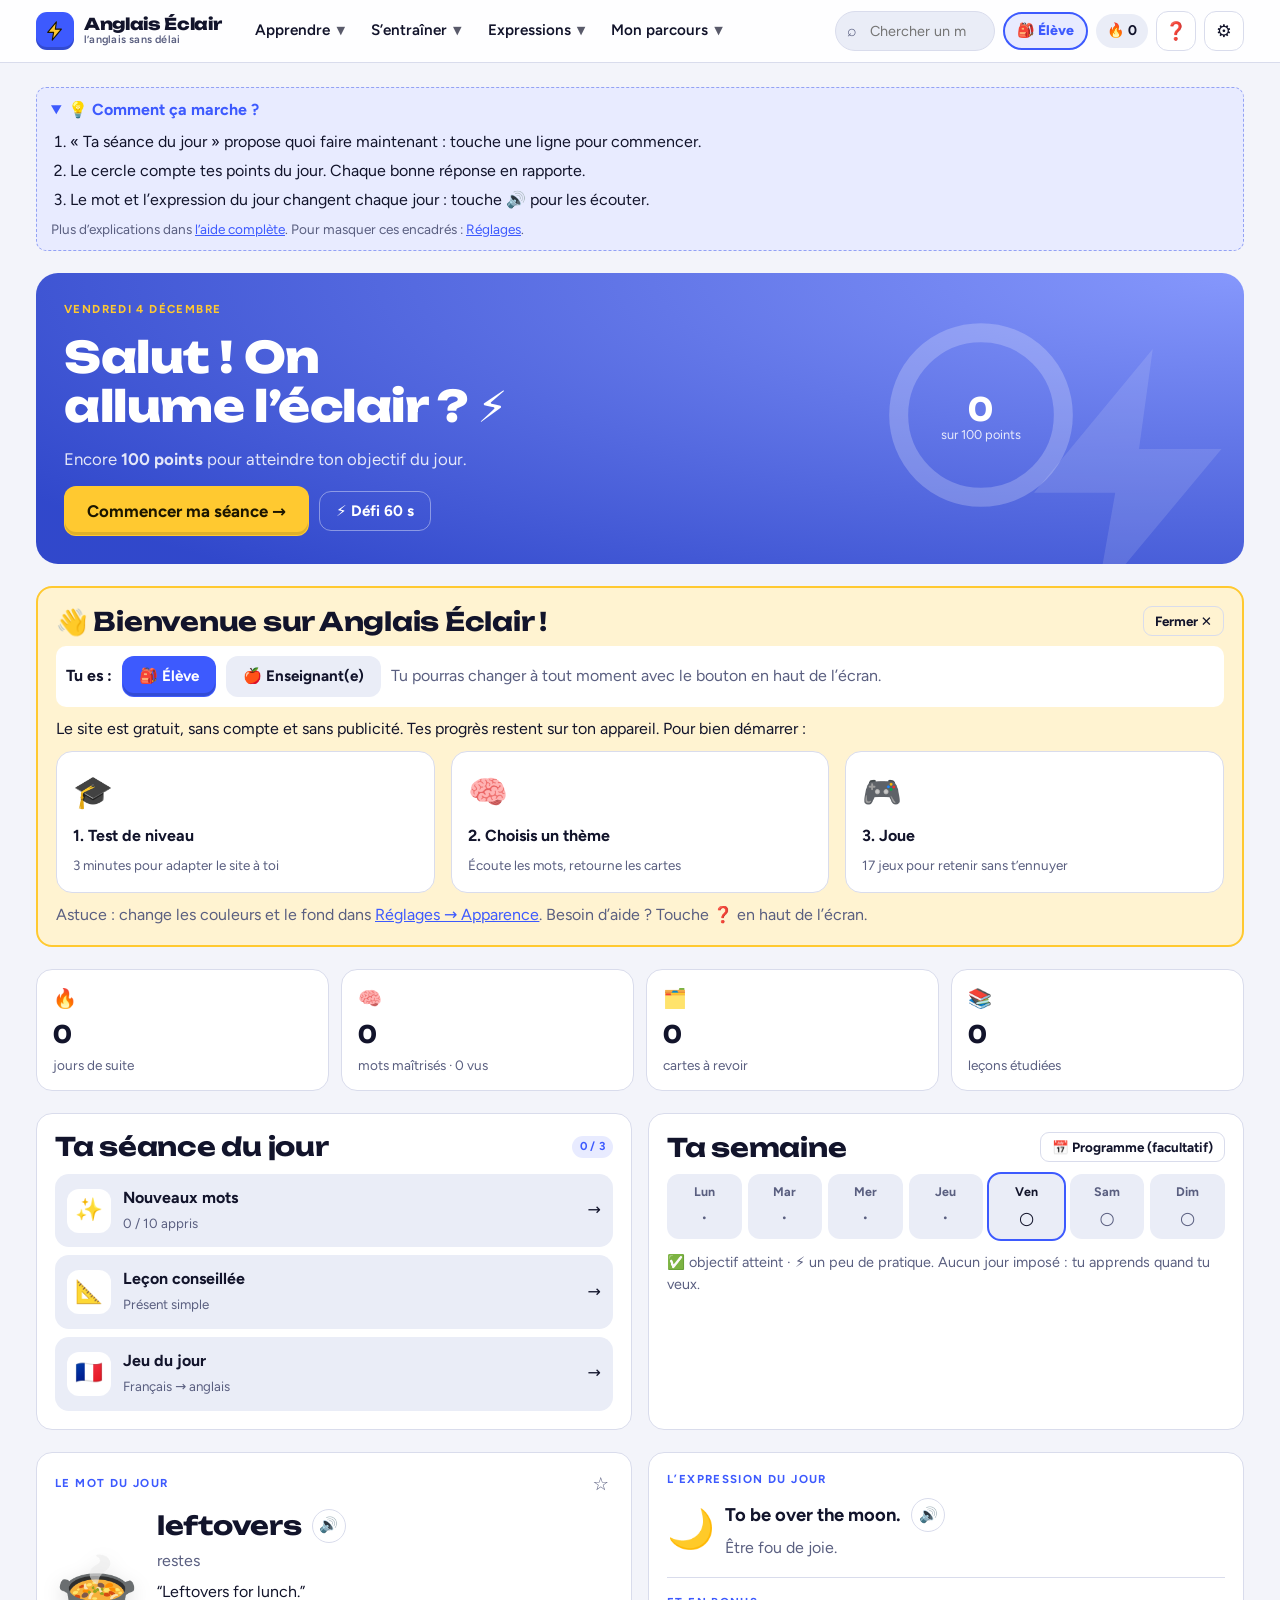
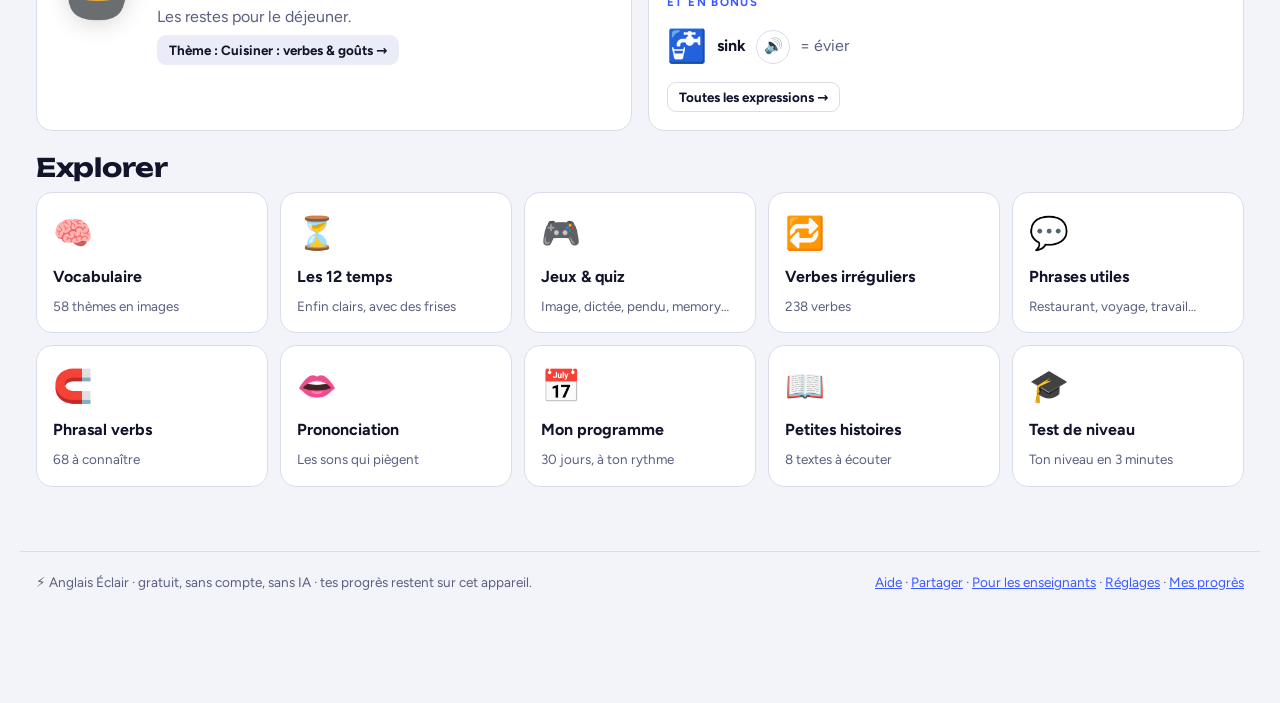
<file: index.html>
<!doctype html>
<html lang="fr">
<head>
  <meta charset="utf-8">
  <meta name="viewport" content="width=device-width,initial-scale=1,viewport-fit=cover">
  <title>Anglais Éclair</title>
  <meta name="description" content="Apprends l’anglais à la vitesse de l’éclair : 1 700 mots en images, les 12 temps, plus de 230 verbes irréguliers, jeux, révisions intelligentes et programme jour par jour. Gratuit, sans compte, sans IA.">
  <meta name="theme-color" content="#3d5afe">
  <meta property="og:title" content="Anglais Éclair ⚡ L’anglais sans délai">
  <meta property="og:description" content="1 700 mots en images, les 12 temps, les verbes irréguliers, des jeux et un programme jour par jour. Gratuit et sans compte.">
  <meta property="og:type" content="website">
  <link rel="manifest" href="manifest.webmanifest">
  <link rel="icon" type="image/svg+xml" href="assets/icon.svg">
  <link rel="apple-touch-icon" href="assets/icon.svg">
  <link rel="stylesheet" href="assets/css/fonts.css">
  <link rel="stylesheet" href="assets/css/style.css">
</head>
<body>
  <header class="topbar">
    <div class="topbar-in">
      <a class="brand" href="#accueil" aria-label="Anglais Éclair, accueil">
        <span class="brand-mark" aria-hidden="true"><svg viewBox="0 0 24 24"><path d="M13.5 2 4 13.5h6.5L9 22l10-12h-6.6L13.5 2Z" fill="var(--spark-base)" stroke="#1c1600" stroke-width="1.2" stroke-linejoin="round"/></svg></span>
        <span class="brand-name">Anglais Éclair<small>l’anglais sans délai</small></span>
      </a>
      <nav class="menus" id="menus" aria-label="Menu principal"></nav>
      <div class="top-right">
        <form class="top-search" id="topSearch" role="search">
          <span aria-hidden="true">⌕</span>
          <label class="sr-only" for="searchInput">Chercher un mot</label>
          <input id="searchInput" type="search" placeholder="Chercher un mot…" autocomplete="off">
        </form>
        <button class="mode-btn" id="modeBtn" type="button">🎒 <span>Élève</span></button>
        <a class="pill-stat xp" href="#stats" id="xpPill" title="Points du jour">⚡ 0</a>
        <a class="pill-stat" href="#stats" id="streakPill" title="Série de jours">🔥 0</a>
        <a class="icon-btn search-icon" href="#recherche" title="Chercher" aria-label="Chercher">🔎</a>
        <a class="icon-btn help-btn" href="#aide" title="Aide" aria-label="Aide">❓</a>
        <a class="icon-btn set-btn" href="#reglages" title="Réglages" aria-label="Réglages">⚙️</a>
        <button class="icon-btn burger" id="burger" type="button" aria-label="Ouvrir le menu" aria-controls="drawer" aria-expanded="false">☰</button>
      </div>
    </div>
  </header>

  <div class="drawer-backdrop" id="drawerBackdrop"></div>
  <aside class="drawer" id="drawer" aria-label="Menu">
    <div class="drawer-head">
      <strong class="brand-name">Menu</strong>
      <button class="icon-btn" id="drawerClose" type="button" aria-label="Fermer le menu">✕</button>
    </div>
    <form id="drawerSearch" role="search" style="margin-bottom:10px">
      <label class="sr-only" for="drawerSearchInput">Chercher un mot</label>
      <input id="drawerSearchInput" type="search" placeholder="🔎 Chercher un mot, une phrase…" autocomplete="off">
    </form>
    <div id="drawerMenus"></div>
  </aside>

  <main class="page" id="app" tabindex="-1"></main>

  <footer class="footer">
    <span>⚡ Anglais Éclair · gratuit, sans compte, sans IA · tes progrès restent sur cet appareil.</span>
    <span><a href="#aide">Aide</a> · <a href="#partager">Partager</a> · <a href="#enseignants">Pour les enseignants</a> · <a href="#reglages">Réglages</a> · <a href="#stats">Mes progrès</a></span>
  </footer>

  <nav class="tabbar" id="tabbar" aria-label="Navigation rapide">
    <a href="#accueil" data-tab="accueil"><span>🏠</span>Accueil</a>
    <a href="#vocabulaire" data-tab="vocabulaire"><span>🧠</span>Mots</a>
    <a href="#temps" data-tab="temps"><span>⏳</span>Temps</a>
    <a href="#jeux" data-tab="jeux"><span>🎮</span>Jeux</a>
    <a href="#verbes" data-tab="verbes"><span>🔁</span>Verbes</a>
  </nav>

  <div class="toast" id="toast" role="status" aria-live="polite"></div>

  <script src="assets/js/data/vocab-1.js"></script>
  <script src="assets/js/data/vocab-2.js"></script>
  <script src="assets/js/data/vocab-3.js"></script>
  <script src="assets/js/data/vocab-4.js"></script>
  <script src="assets/js/data/vocab-5.js"></script>
  <script src="assets/js/data/grammar.js"></script>
  <script src="assets/js/data/verbs.js"></script>
  <script src="assets/js/data/expressions.js"></script>
  <script src="assets/js/data/stories.js"></script>
  <script src="assets/js/data/sentences.js"></script>
  <script src="assets/js/core.js"></script>
  <script src="assets/js/views-learn.js"></script>
  <script src="assets/js/views-grammar.js"></script>
  <script src="assets/js/views-more.js"></script>
  <script src="assets/js/games.js"></script>
  <script src="assets/js/plan-settings.js"></script>
  <script src="assets/js/vendor/qrcode.js"></script>
  <script src="assets/js/help.js"></script>
  <script src="assets/js/fiches.js"></script>
  <script src="assets/js/views-stories.js"></script>
  <script src="assets/js/main.js"></script>
</body>
</html>
</file>
<file: assets/css/fonts.css>
/* Polices hébergées sur le site (licence SIL Open Font License 1.1, voir assets/fonts/LICENSES.txt). Aucune requête vers un service extérieur. */
@font-face { font-family: "Unbounded"; font-style: normal; font-weight: 600; font-display: swap; src: url("../fonts/unbounded-latin-600-normal.woff2") format("woff2"); unicode-range: U+0000-00FF, U+0131, U+0152-0153, U+02BB-02BC, U+02C6, U+02DA, U+02DC, U+0304, U+0308, U+0329, U+2000-206F, U+20AC, U+2122, U+2191, U+2193, U+2212, U+2215, U+FEFF, U+FFFD; }
@font-face { font-family: "Unbounded"; font-style: normal; font-weight: 700; font-display: swap; src: url("../fonts/unbounded-latin-700-normal.woff2") format("woff2"); unicode-range: U+0000-00FF, U+0131, U+0152-0153, U+02BB-02BC, U+02C6, U+02DA, U+02DC, U+0304, U+0308, U+0329, U+2000-206F, U+20AC, U+2122, U+2191, U+2193, U+2212, U+2215, U+FEFF, U+FFFD; }
@font-face { font-family: "Unbounded"; font-style: normal; font-weight: 800; font-display: swap; src: url("../fonts/unbounded-latin-800-normal.woff2") format("woff2"); unicode-range: U+0000-00FF, U+0131, U+0152-0153, U+02BB-02BC, U+02C6, U+02DA, U+02DC, U+0304, U+0308, U+0329, U+2000-206F, U+20AC, U+2122, U+2191, U+2193, U+2212, U+2215, U+FEFF, U+FFFD; }
@font-face { font-family: "Figtree"; font-style: normal; font-weight: 400; font-display: swap; src: url("../fonts/figtree-latin-400-normal.woff2") format("woff2"); unicode-range: U+0000-00FF, U+0131, U+0152-0153, U+02BB-02BC, U+02C6, U+02DA, U+02DC, U+0304, U+0308, U+0329, U+2000-206F, U+20AC, U+2122, U+2191, U+2193, U+2212, U+2215, U+FEFF, U+FFFD; }
@font-face { font-family: "Figtree"; font-style: normal; font-weight: 500; font-display: swap; src: url("../fonts/figtree-latin-500-normal.woff2") format("woff2"); unicode-range: U+0000-00FF, U+0131, U+0152-0153, U+02BB-02BC, U+02C6, U+02DA, U+02DC, U+0304, U+0308, U+0329, U+2000-206F, U+20AC, U+2122, U+2191, U+2193, U+2212, U+2215, U+FEFF, U+FFFD; }
@font-face { font-family: "Figtree"; font-style: normal; font-weight: 600; font-display: swap; src: url("../fonts/figtree-latin-600-normal.woff2") format("woff2"); unicode-range: U+0000-00FF, U+0131, U+0152-0153, U+02BB-02BC, U+02C6, U+02DA, U+02DC, U+0304, U+0308, U+0329, U+2000-206F, U+20AC, U+2122, U+2191, U+2193, U+2212, U+2215, U+FEFF, U+FFFD; }
@font-face { font-family: "Figtree"; font-style: normal; font-weight: 700; font-display: swap; src: url("../fonts/figtree-latin-700-normal.woff2") format("woff2"); unicode-range: U+0000-00FF, U+0131, U+0152-0153, U+02BB-02BC, U+02C6, U+02DA, U+02DC, U+0304, U+0308, U+0329, U+2000-206F, U+20AC, U+2122, U+2191, U+2193, U+2212, U+2215, U+FEFF, U+FFFD; }
@font-face { font-family: "Figtree"; font-style: normal; font-weight: 800; font-display: swap; src: url("../fonts/figtree-latin-800-normal.woff2") format("woff2"); unicode-range: U+0000-00FF, U+0131, U+0152-0153, U+02BB-02BC, U+02C6, U+02DA, U+02DC, U+0304, U+0308, U+0329, U+2000-206F, U+20AC, U+2122, U+2191, U+2193, U+2212, U+2215, U+FEFF, U+FFFD; }
@font-face { font-family: "Atkinson Hyperlegible"; font-style: normal; font-weight: 400; font-display: swap; src: url("../fonts/atkinson-hyperlegible-latin-400-normal.woff2") format("woff2"); unicode-range: U+0000-00FF, U+0131, U+0152-0153, U+02BB-02BC, U+02C6, U+02DA, U+02DC, U+0304, U+0308, U+0329, U+2000-206F, U+20AC, U+2122, U+2191, U+2193, U+2212, U+2215, U+FEFF, U+FFFD; }
@font-face { font-family: "Atkinson Hyperlegible"; font-style: normal; font-weight: 700; font-display: swap; src: url("../fonts/atkinson-hyperlegible-latin-700-normal.woff2") format("woff2"); unicode-range: U+0000-00FF, U+0131, U+0152-0153, U+02BB-02BC, U+02C6, U+02DA, U+02DC, U+0304, U+0308, U+0329, U+2000-206F, U+20AC, U+2122, U+2191, U+2193, U+2212, U+2215, U+FEFF, U+FFFD; }
@font-face { font-family: "Nunito"; font-style: normal; font-weight: 400; font-display: swap; src: url("../fonts/nunito-latin-400-normal.woff2") format("woff2"); unicode-range: U+0000-00FF, U+0131, U+0152-0153, U+02BB-02BC, U+02C6, U+02DA, U+02DC, U+0304, U+0308, U+0329, U+2000-206F, U+20AC, U+2122, U+2191, U+2193, U+2212, U+2215, U+FEFF, U+FFFD; }
@font-face { font-family: "Nunito"; font-style: normal; font-weight: 600; font-display: swap; src: url("../fonts/nunito-latin-600-normal.woff2") format("woff2"); unicode-range: U+0000-00FF, U+0131, U+0152-0153, U+02BB-02BC, U+02C6, U+02DA, U+02DC, U+0304, U+0308, U+0329, U+2000-206F, U+20AC, U+2122, U+2191, U+2193, U+2212, U+2215, U+FEFF, U+FFFD; }
@font-face { font-family: "Nunito"; font-style: normal; font-weight: 800; font-display: swap; src: url("../fonts/nunito-latin-800-normal.woff2") format("woff2"); unicode-range: U+0000-00FF, U+0131, U+0152-0153, U+02BB-02BC, U+02C6, U+02DA, U+02DC, U+0304, U+0308, U+0329, U+2000-206F, U+20AC, U+2122, U+2191, U+2193, U+2212, U+2215, U+FEFF, U+FFFD; }
@font-face { font-family: "JetBrains Mono"; font-style: normal; font-weight: 400; font-display: swap; src: url("../fonts/jetbrains-mono-latin-400-normal.woff2") format("woff2"); unicode-range: U+0000-00FF, U+0131, U+0152-0153, U+02BB-02BC, U+02C6, U+02DA, U+02DC, U+0304, U+0308, U+0329, U+2000-206F, U+20AC, U+2122, U+2191, U+2193, U+2212, U+2215, U+FEFF, U+FFFD; }
@font-face { font-family: "JetBrains Mono"; font-style: normal; font-weight: 700; font-display: swap; src: url("../fonts/jetbrains-mono-latin-700-normal.woff2") format("woff2"); unicode-range: U+0000-00FF, U+0131, U+0152-0153, U+02BB-02BC, U+02C6, U+02DA, U+02DC, U+0304, U+0308, U+0329, U+2000-206F, U+20AC, U+2122, U+2191, U+2193, U+2212, U+2215, U+FEFF, U+FFFD; }
</file>
<file: assets/css/style.css>
/* Anglais Éclair — feuille de style.
   Mise en page : barre du haut avec menus déroulants, contenu centré (max 1180px),
   barre d'onglets en bas sur mobile. Couleurs = jetons, redéfinis par thème et mode. */

:root {
  --accent-base: #3d5afe;
  --spark-base: #ffc930;
  --bg: #f3f4fa;
  --surface: #ffffff;
  --surface-2: #eaedf7;
  --ink: #12142b;
  --muted: #5a5f80;
  --line: #d9dcec;
  --accent: var(--accent-base);
  --accent-ink: #ffffff;
  --spark: var(--spark-base);
  --spark-ink: #1c1600;
  --accent-soft: color-mix(in srgb, var(--accent) 12%, var(--surface));
  --spark-soft: color-mix(in srgb, var(--spark) 22%, var(--surface));
  --good: #12925f;
  --good-soft: color-mix(in srgb, var(--good) 14%, var(--surface));
  --bad: #d63a2f;
  --bad-soft: color-mix(in srgb, var(--bad) 12%, var(--surface));
  --shadow: 0 1px 2px rgb(18 20 43 / 6%), 0 8px 24px rgb(18 20 43 / 7%);
  --font-display: "Unbounded", "Arial Black", system-ui, sans-serif;
  --font-body: "Figtree", system-ui, -apple-system, "Segoe UI", Roboto, sans-serif;
  --font-mono: "JetBrains Mono", ui-monospace, "SF Mono", Menlo, Consolas, monospace;
  --radius: 16px;
  --radius-sm: 10px;
  --text: 16px;
  --img-size: 1;
  color-scheme: light;
}

@media (prefers-color-scheme: dark) {
  :root:not([data-theme="light"]) {
    --bg: #0d0f22; --surface: #161a35; --surface-2: #1f2447; --ink: #eef0ff; --muted: #a3a8cc; --line: #2c3263;
    --accent: color-mix(in srgb, var(--accent-base) 72%, #ffffff); --accent-ink: #0d0f22;
    --good: #3ccf8e; --bad: #ff6b5f;
    --shadow: 0 1px 2px rgb(0 0 0 / 30%), 0 10px 30px rgb(0 0 0 / 35%);
    color-scheme: dark;
  }
}
:root[data-theme="dark"] {
  --bg: #0d0f22; --surface: #161a35; --surface-2: #1f2447; --ink: #eef0ff; --muted: #a3a8cc; --line: #2c3263;
  --accent: color-mix(in srgb, var(--accent-base) 72%, #ffffff); --accent-ink: #0d0f22;
  --good: #3ccf8e; --bad: #ff6b5f;
  --shadow: 0 1px 2px rgb(0 0 0 / 30%), 0 10px 30px rgb(0 0 0 / 35%);
  color-scheme: dark;
}

/* Thèmes de couleur */
:root[data-accent="tomate"]   { --accent-base: #e2463a; --spark-base: #ffb547; }
:root[data-accent="menthe"]   { --accent-base: #0e9a78; --spark-base: #ffd166; }
:root[data-accent="lavande"]  { --accent-base: #7653ff; --spark-base: #ff8fb1; }
:root[data-accent="ocean"]    { --accent-base: #0a86ab; --spark-base: #ffcf5c; }
:root[data-accent="soleil"]   { --accent-base: #e07a00; --spark-base: #5c7cff; }
:root[data-accent="bonbon"]   { --accent-base: #d83c86; --spark-base: #5ad1ff; }
:root[data-accent="foret"]    { --accent-base: #2e7d32; --spark-base: #f2c14e; }
:root[data-accent="graphite"] { --accent-base: #3b4256; --spark-base: #f5a524; }
:root[data-accent="neon"]     { --accent-base: #00a596; --spark-base: #ff4fd8; }
:root[data-accent="cerise"]   { --accent-base: #b0174a; --spark-base: #ffd23f; }
:root[data-accent="nuit"]     { --accent-base: #1f3a93; --spark-base: #ffdd57; }

/* Motifs de fond */
:root[data-pattern="points"] body { background-image: radial-gradient(color-mix(in srgb, var(--ink) 16%, transparent) 1.2px, transparent 1.6px); background-size: 18px 18px; }
:root[data-pattern="carreaux"] body { background-image: linear-gradient(color-mix(in srgb, var(--accent) 14%, transparent) 1px, transparent 1px), linear-gradient(90deg, color-mix(in srgb, var(--accent) 14%, transparent) 1px, transparent 1px); background-size: 22px 22px; }
:root[data-pattern="lignes"] body { background-image: repeating-linear-gradient(to bottom, transparent 0 31px, color-mix(in srgb, var(--accent) 18%, transparent) 31px 32px); }
:root[data-pattern="cahier"] body { background-image: linear-gradient(90deg, transparent 0 56px, color-mix(in srgb, #e2463a 45%, transparent) 56px 58px, transparent 58px), repeating-linear-gradient(to bottom, transparent 0 7px, color-mix(in srgb, #5b8def 18%, transparent) 7px 8px, transparent 8px 15px, color-mix(in srgb, #5b8def 18%, transparent) 15px 16px, transparent 16px 23px, color-mix(in srgb, #5b8def 18%, transparent) 23px 24px, transparent 24px 31px, color-mix(in srgb, #5b8def 45%, transparent) 31px 32px), repeating-linear-gradient(90deg, transparent 0 31px, color-mix(in srgb, #5b8def 30%, transparent) 31px 32px); }
.bg-swatches { grid-template-columns: repeat(auto-fill, minmax(min(130px, 100%), 1fr)); }
.bg-swatch { min-height: 52px; }

/* Polices, tailles, formes */
:root[data-font="lisible"] { --font-body: "Atkinson Hyperlegible", Verdana, system-ui, sans-serif; }
:root[data-font="ronde"]   { --font-body: "Nunito", "Trebuchet MS", system-ui, sans-serif; }
:root[data-font="machine"] { --font-body: "JetBrains Mono", ui-monospace, Menlo, monospace; }
:root[data-font="systeme"] { --font-body: system-ui, -apple-system, "Segoe UI", Roboto, sans-serif; --font-display: system-ui, -apple-system, "Segoe UI", sans-serif; }
:root[data-size="s"]  { --text: 14px; }
:root[data-size="l"]  { --text: 18px; }
:root[data-size="xl"] { --text: 20px; }
:root[data-shape="carre"] { --radius: 4px; --radius-sm: 3px; }
:root[data-shape="bulle"] { --radius: 26px; --radius-sm: 18px; }
:root[data-img="s"] { --img-size: .8; }
:root[data-img="l"] { --img-size: 1.3; }
:root[data-motion="off"] *, :root[data-motion="off"] *::before, :root[data-motion="off"] *::after { animation: none !important; transition: none !important; }
@media (prefers-reduced-motion: reduce) {
  *, *::before, *::after { animation-duration: .01ms !important; transition-duration: .01ms !important; }
}

/* Base */
* { box-sizing: border-box; }
html { font-size: var(--text); -webkit-text-size-adjust: 100%; }
body {
  margin: 0; background: var(--bg); color: var(--ink);
  font-family: var(--font-body); font-size: 1rem; line-height: 1.55;
  min-height: 100vh;
}
img, svg { max-width: 100%; }
a { color: var(--accent); }
button, input, select, textarea { font: inherit; color: inherit; }
button { cursor: pointer; }
:focus-visible { outline: 3px solid var(--spark); outline-offset: 2px; border-radius: 6px; }
h1, h2, h3, h4 { font-family: var(--font-display); line-height: 1.15; margin: 0; text-wrap: balance; letter-spacing: -0.01em; }
h1 { font-size: clamp(1.6rem, 3.6vw, 2.5rem); font-weight: 800; }
h2 { font-size: clamp(1.2rem, 2.4vw, 1.6rem); font-weight: 700; }
h3 { font-size: 1.05rem; font-weight: 700; }
p { margin: 0; }
.sr-only { position: absolute; width: 1px; height: 1px; overflow: hidden; clip: rect(0 0 0 0); white-space: nowrap; }
.muted { color: var(--muted); }
.mono { font-family: var(--font-mono); }
.eyebrow { font-size: .72rem; font-weight: 700; letter-spacing: .12em; text-transform: uppercase; color: var(--accent); }

/* ---------- Barre du haut ---------- */
.topbar {
  position: sticky; top: env(safe-area-inset-top, 0px); z-index: 40;
  background: color-mix(in srgb, var(--surface) 88%, transparent);
  backdrop-filter: saturate(1.4) blur(10px); -webkit-backdrop-filter: saturate(1.4) blur(10px);
  border-bottom: 1px solid var(--line);
}
.topbar-in { max-width: 1240px; margin: 0 auto; padding: 10px 16px; display: flex; align-items: center; gap: 14px; }
.brand { display: flex; align-items: center; gap: 10px; text-decoration: none; color: var(--ink); flex-shrink: 0; }
.brand-mark { width: 38px; height: 38px; border-radius: 11px; background: var(--accent); display: grid; place-items: center; box-shadow: inset 0 -3px 0 rgb(0 0 0 / 18%); }
.brand-mark svg { width: 22px; height: 22px; }
.brand-name { font-family: var(--font-display); font-weight: 800; font-size: 1.02rem; line-height: 1; letter-spacing: -0.02em; }
.brand-name small { display: block; font-family: var(--font-body); font-weight: 600; font-size: .68rem; color: var(--muted); letter-spacing: .02em; margin-top: 3px; }

.menus { display: flex; gap: 2px; margin-left: 8px; }
.menu { position: relative; }
.menu-btn {
  border: 0; background: transparent; padding: 9px 12px; border-radius: 10px; font-weight: 600; font-size: .95rem;
  display: flex; align-items: center; gap: 6px; color: var(--ink); white-space: nowrap;
}
.menu-btn:hover, .menu.open .menu-btn { background: var(--surface-2); }
.menu-btn .chev { transition: transform .2s; font-size: .7rem; opacity: .7; }
.menu.open .chev { transform: rotate(180deg); }
.menu-panel {
  display: none; position: absolute; top: calc(100% + 6px); left: 0; min-width: 300px;
  background: var(--surface); border: 1px solid var(--line); border-radius: var(--radius); box-shadow: var(--shadow);
  padding: 8px; gap: 2px; animation: drop .16s ease-out;
}
.menu.open .menu-panel { display: grid; }
@keyframes drop { from { opacity: 0; transform: translateY(-4px); } to { opacity: 1; transform: none; } }
.menu-item {
  display: grid; grid-template-columns: 34px 1fr; gap: 10px; align-items: center; padding: 8px 10px; border-radius: 10px;
  text-decoration: none; color: var(--ink);
}
.menu-item:hover, .menu-item.current { background: var(--accent-soft); }
.menu-item .mi-ico { font-size: 1.3rem; text-align: center; }
.menu-item b { display: block; font-size: .93rem; }
.menu-item small { color: var(--muted); font-size: .78rem; line-height: 1.3; display: block; }

.top-right { margin-left: auto; display: flex; align-items: center; gap: 8px; }
.top-search { position: relative; }
.top-search input[type="search"] {
  width: 210px; border: 1px solid var(--line); background: var(--surface-2); border-radius: 999px; padding: 8px 14px 8px 34px; font-size: .9rem;
}
.top-search span { position: absolute; left: 12px; top: 50%; transform: translateY(-50%); color: var(--muted); pointer-events: none; }
.pill-stat {
  display: flex; align-items: center; gap: 6px; padding: 6px 11px; border-radius: 999px; background: var(--surface-2);
  font-weight: 700; font-size: .88rem; text-decoration: none; color: var(--ink); white-space: nowrap; font-variant-numeric: tabular-nums;
}
.icon-btn {
  width: 40px; height: 40px; border-radius: 12px; border: 1px solid var(--line); background: var(--surface);
  display: grid; place-items: center; font-size: 1.1rem; color: var(--ink); text-decoration: none;
}
.icon-btn:hover { background: var(--surface-2); }
.burger { display: none; }
.search-icon { display: none; }

/* Tiroir mobile */
.drawer-backdrop { position: fixed; inset: 0; background: rgb(8 10 25 / 45%); z-index: 60; display: none; }
.drawer {
  position: fixed; top: 0; right: 0; bottom: 0; width: min(360px, 88vw); z-index: 61; background: var(--surface);
  transform: translateX(105%); transition: transform .25s ease; overflow-y: auto;
  padding: calc(16px + env(safe-area-inset-top, 0px)) 16px calc(24px + env(safe-area-inset-bottom, 0px));
  border-left: 1px solid var(--line);
}
body.drawer-open .drawer { transform: none; }
body.drawer-open .drawer-backdrop { display: block; }
.drawer-head { display: flex; justify-content: space-between; align-items: center; margin-bottom: 12px; }
.drawer details { border-bottom: 1px solid var(--line); padding: 6px 0; }
.drawer summary { list-style: none; font-weight: 700; padding: 10px 4px; display: flex; justify-content: space-between; cursor: pointer; font-family: var(--font-display); font-size: .95rem; }
.drawer summary::-webkit-details-marker { display: none; }
.drawer summary::after { content: "▾"; opacity: .6; }
.drawer details[open] summary::after { content: "▴"; }
.drawer .menu-item { padding: 8px 6px; }

/* Barre d'onglets mobile */
.tabbar {
  display: none; position: fixed; left: 0; right: 0; bottom: 0; z-index: 45; background: var(--surface); border-top: 1px solid var(--line);
  padding: 6px 6px calc(6px + env(safe-area-inset-bottom, 0px)); grid-template-columns: repeat(5, 1fr);
}
.tabbar a { text-decoration: none; color: var(--muted); display: grid; justify-items: center; gap: 1px; font-size: .7rem; font-weight: 600; padding: 4px 0; border-radius: 10px; }
.tabbar a span { font-size: 1.25rem; line-height: 1.2; }
.tabbar a.current { color: var(--accent); background: var(--accent-soft); }

/* ---------- Mise en page ---------- */
.page { max-width: 1240px; margin: 0 auto; padding: 24px 16px 64px; }
.view { display: grid; gap: 22px; animation: fadein .25s ease; }
@keyframes fadein { from { opacity: .4; transform: translateY(4px); } to { opacity: 1; transform: none; } }
.head { display: flex; flex-wrap: wrap; gap: 14px; align-items: end; justify-content: space-between; }
.head > div { min-width: 0; max-width: 760px; display: grid; gap: 8px; }
.head p { color: var(--muted); font-size: 1.02rem; }
.crumbs { font-size: .85rem; color: var(--muted); display: flex; gap: 6px; flex-wrap: wrap; }
.crumbs a { color: var(--muted); }

.card { background: var(--surface); border: 1px solid var(--line); border-radius: var(--radius); padding: 18px; min-width: 0; }
.card.pad-lg { padding: 24px; }
.card-title { display: flex; justify-content: space-between; align-items: center; gap: 10px; margin-bottom: 12px; flex-wrap: wrap; }
.grid { display: grid; gap: 16px; }
.g2 { grid-template-columns: repeat(2, minmax(0, 1fr)); }
.g3 { grid-template-columns: repeat(3, minmax(0, 1fr)); }
.g4 { grid-template-columns: repeat(4, minmax(0, 1fr)); }
.auto-fill { grid-template-columns: repeat(auto-fill, minmax(min(230px, 100%), 1fr)); }
.auto-fill-sm { grid-template-columns: repeat(auto-fill, minmax(min(160px, 100%), 1fr)); }
.row { display: flex; gap: 10px; align-items: center; flex-wrap: wrap; }
.row.between { justify-content: space-between; }
.stack { display: grid; gap: 10px; }
.stack > *, .view > *, .grid > *, .card > * { min-width: 0; }
.stack > .btn { justify-self: start; }

/* Boutons & contrôles */
.btn {
  display: inline-flex; align-items: center; justify-content: center; gap: 8px; border: 1px solid transparent;
  padding: 10px 16px; border-radius: 12px; font-weight: 700; text-decoration: none; font-size: .95rem; line-height: 1.2;
  background: var(--surface-2); color: var(--ink); transition: transform .1s, background .15s;
}
.btn:hover { transform: translateY(-1px); }
.btn:active { transform: translateY(1px); }
.btn.primary { background: var(--accent); color: var(--accent-ink); box-shadow: inset 0 -3px 0 rgb(0 0 0 / 16%); }
.btn.spark { background: var(--spark); color: var(--spark-ink); box-shadow: inset 0 -3px 0 rgb(0 0 0 / 12%); }
.btn.ghost { background: transparent; border-color: var(--line); }
.btn.good { background: var(--good); color: #fff; }
.btn.bad { background: var(--bad); color: #fff; }
.btn.small { padding: 6px 11px; font-size: .84rem; border-radius: 9px; }
.btn.big { padding: 14px 22px; font-size: 1.05rem; }
.btn:disabled { opacity: .45; cursor: not-allowed; transform: none; }
.say {
  border: 1px solid var(--line); background: var(--surface); width: 34px; height: 34px; border-radius: 50%;
  display: inline-grid; place-items: center; font-size: .95rem; flex-shrink: 0; color: var(--ink);
}
.say:hover { background: var(--accent-soft); border-color: var(--accent); }
.say.big { width: 56px; height: 56px; font-size: 1.4rem; }
.star { border: 0; background: none; font-size: 1.15rem; line-height: 1; padding: 4px; color: var(--muted); }
.star.on { color: var(--spark); }

.field { display: grid; gap: 6px; font-weight: 600; font-size: .9rem; }
.field small { font-weight: 400; color: var(--muted); }
select, input[type="text"], input[type="search"], input[type="number"], input[type="date"], input[type="time"], textarea {
  border: 1px solid var(--line); background: var(--surface); border-radius: var(--radius-sm); padding: 10px 12px; min-width: 0; width: 100%;
}
select { appearance: none; -webkit-appearance: none; padding-right: 34px; cursor: pointer;
  background-image: linear-gradient(45deg, transparent 50%, var(--muted) 50%), linear-gradient(135deg, var(--muted) 50%, transparent 50%);
  background-position: calc(100% - 18px) 55%, calc(100% - 13px) 55%; background-size: 5px 5px; background-repeat: no-repeat; }
.toolbar { display: flex; gap: 10px; flex-wrap: wrap; align-items: end; }
.toolbar > * { flex: 1 1 180px; min-width: 0; }
.toolbar .grow { flex: 3 1 260px; }

.chips { display: flex; gap: 6px; flex-wrap: wrap; }
.chip {
  border: 1px solid var(--line); background: var(--surface); padding: 6px 12px; border-radius: 999px; font-size: .85rem; font-weight: 600; color: var(--ink);
}
.chip.on, .chip[aria-pressed="true"] { background: var(--accent); color: var(--accent-ink); border-color: var(--accent); }
.tag { display: inline-flex; align-items: center; gap: 4px; padding: 2px 8px; border-radius: 999px; font-size: .72rem; font-weight: 700; background: var(--surface-2); color: var(--muted); letter-spacing: .02em; }
.tag.lvl { background: var(--spark-soft); color: var(--ink); }
.tag.good { background: var(--good-soft); color: var(--good); }
.tag.accent { background: var(--accent-soft); color: var(--accent); }

.switch { display: flex; align-items: center; justify-content: space-between; gap: 14px; padding: 10px 0; border-bottom: 1px dashed var(--line); }
.switch:last-child { border-bottom: 0; }
.switch span { display: grid; gap: 2px; }
.switch small { color: var(--muted); font-weight: 400; }
.toggle { appearance: none; -webkit-appearance: none; width: 46px; height: 26px; border-radius: 999px; background: var(--line); position: relative; cursor: pointer; flex-shrink: 0; transition: background .2s; }
.toggle::after { content: ""; position: absolute; top: 3px; left: 3px; width: 20px; height: 20px; border-radius: 50%; background: #fff; transition: transform .2s; box-shadow: 0 1px 3px rgb(0 0 0 / 25%); }
.toggle:checked { background: var(--accent); }
.toggle:checked::after { transform: translateX(20px); }
input[type="range"] { width: 100%; accent-color: var(--accent); }

.bar { height: 10px; background: var(--surface-2); border-radius: 999px; overflow: hidden; }
.bar i { display: block; height: 100%; background: var(--accent); border-radius: inherit; transition: width .4s; }
.bar.spark i { background: var(--spark); }
.bar.good i { background: var(--good); }

/* ---------- Accueil ---------- */
.hero {
  position: relative; overflow: hidden; border-radius: calc(var(--radius) + 6px); padding: 28px; color: #fff;
  background: radial-gradient(120% 140% at 100% 0%, color-mix(in srgb, var(--accent-base) 60%, #fff 0%) 0%, color-mix(in srgb, var(--accent-base) 80%, #000) 100%);
  display: grid; grid-template-columns: minmax(0, 1.4fr) minmax(0, 1fr); gap: 24px; align-items: center;
}
.hero h1 { color: #fff; font-size: clamp(1.7rem, 4vw, 2.7rem); }
.hero p { color: rgb(255 255 255 / 86%); font-size: 1.05rem; max-width: 52ch; }
.hero .eyebrow { color: var(--spark-base); }
.hero .btn.ghost { color: #fff; border-color: rgb(255 255 255 / 40%); }
.hero-bolt { position: absolute; right: -40px; bottom: -60px; width: 300px; opacity: .12; pointer-events: none; }
.ring-wrap { display: grid; justify-items: center; gap: 8px; }
.ring { width: min(190px, 46vw); aspect-ratio: 1; position: relative; }
.ring svg { width: 100%; height: 100%; transform: rotate(-90deg); }
.ring .ring-txt { position: absolute; inset: 0; display: grid; place-content: center; text-align: center; color: #fff; }
.ring .ring-txt b { font-family: var(--font-display); font-size: 2rem; line-height: 1; font-variant-numeric: tabular-nums; }
.ring .ring-txt small { opacity: .85; font-size: .8rem; }

.stat-row { display: grid; grid-template-columns: repeat(4, minmax(0, 1fr)); gap: 12px; }
.stat { background: var(--surface); border: 1px solid var(--line); border-radius: var(--radius); padding: 14px 16px; display: grid; gap: 2px; min-width: 0; }
.stat b { font-family: var(--font-display); font-size: 1.5rem; font-variant-numeric: tabular-nums; }
.stat span { color: var(--muted); font-size: .85rem; }
.stat .s-ico { font-size: 1.2rem; }

.todo { display: grid; gap: 8px; }
.todo a { display: grid; grid-template-columns: 44px 1fr auto; gap: 12px; align-items: center; padding: 12px; border-radius: 14px; background: var(--surface-2); text-decoration: none; color: var(--ink); }
.todo a:hover { background: var(--accent-soft); }
.todo .t-ico { width: 44px; height: 44px; border-radius: 12px; display: grid; place-items: center; font-size: 1.4rem; background: var(--surface); }
.todo b { display: block; }
.todo small { color: var(--muted); }
.todo .done .t-ico { background: var(--good); }

.week { display: grid; grid-template-columns: repeat(7, minmax(0, 1fr)); gap: 6px; }
.week .d { border-radius: 12px; padding: 8px 4px; text-align: center; background: var(--surface-2); font-size: .78rem; font-weight: 700; color: var(--muted); display: grid; gap: 2px; }
.week .d i { font-style: normal; font-size: 1.1rem; }
.week .d.rest { opacity: .55; }
.week .d.today { outline: 2px solid var(--accent); color: var(--ink); }
.week .d.ok { background: var(--good-soft); color: var(--good); }

.wotd { display: grid; grid-template-columns: auto 1fr; gap: 18px; align-items: center; }
.wotd .big-emoji { font-size: calc(4.2rem * var(--img-size)); line-height: 1; filter: drop-shadow(0 6px 10px rgb(0 0 0 / 12%)); }
.wotd h3 { font-size: 1.6rem; }

.tiles { display: grid; grid-template-columns: repeat(auto-fill, minmax(min(200px, 100%), 1fr)); gap: 12px; }
.tile {
  text-decoration: none; color: var(--ink); background: var(--surface); border: 1px solid var(--line); border-radius: var(--radius);
  padding: 16px; display: grid; gap: 6px; transition: transform .15s, border-color .15s; position: relative; overflow: hidden;
}
.tile:hover { transform: translateY(-3px); border-color: var(--accent); }
.tile .t-emoji { font-size: calc(2rem * var(--img-size)); }
.tile small { color: var(--muted); font-size: .84rem; }

/* ---------- Vocabulaire ---------- */
.theme-card {
  text-decoration: none; color: var(--ink); background: var(--surface); border: 1px solid var(--line); border-radius: var(--radius);
  padding: 16px; display: grid; gap: 10px; transition: transform .15s, border-color .15s; min-width: 0;
}
.theme-card:hover { transform: translateY(-3px); border-color: var(--accent); }
.theme-card .tc-top { display: flex; justify-content: space-between; align-items: start; gap: 8px; }
.theme-card .tc-emoji { font-size: calc(2.6rem * var(--img-size)); line-height: 1; }
.theme-card .tc-strip { font-size: 1.15rem; letter-spacing: 2px; white-space: nowrap; overflow: hidden; text-overflow: clip; opacity: .9; }
.theme-card .bar { height: 6px; }
.cat-title { display: flex; align-items: baseline; gap: 10px; margin-top: 6px; }
.cat-title span { color: var(--muted); font-size: .85rem; }

.word-grid { display: grid; grid-template-columns: repeat(auto-fill, minmax(min(210px, 100%), 1fr)); gap: 12px; }
.word-card {
  background: var(--surface); border: 1px solid var(--line); border-radius: var(--radius); padding: 14px; display: grid; gap: 8px; min-width: 0;
  position: relative;
}
.word-card .wc-img { font-size: calc(2.8rem * var(--img-size)); line-height: 1.1; text-align: center; padding: 8px 0 2px; }
.word-card .wc-en { font-weight: 800; font-size: 1.12rem; font-family: var(--font-display); word-break: break-word; }
.word-card .wc-fr { color: var(--muted); }
.word-card .wc-ex { font-size: .86rem; border-top: 1px dashed var(--line); padding-top: 8px; }
.word-card .wc-ex i { color: var(--muted); display: block; }
.word-card .wc-actions { display: flex; justify-content: space-between; align-items: center; gap: 6px; }
.word-card.mastered { border-color: color-mix(in srgb, var(--good) 50%, var(--line)); }
.word-list .wl-row { display: grid; grid-template-columns: 44px minmax(0, 1fr) minmax(0, 1fr) auto; gap: 12px; align-items: center; padding: 10px 6px; border-bottom: 1px solid var(--line); }
.word-list .wl-row:last-child { border-bottom: 0; }
.word-list .wl-img { font-size: 1.7rem; text-align: center; }
.blur .wc-fr, .blur .wl-fr { filter: blur(6px); transition: filter .2s; cursor: pointer; }
.blur .wc-fr:hover, .blur .wl-fr:hover, .blur .revealed { filter: none; }

/* Carte mémoire */
.flash-wrap { display: grid; justify-items: center; gap: 16px; }
.flash {
  width: min(560px, 100%); min-height: 330px; perspective: 1400px; cursor: pointer; border: 0; padding: 0; background: none;
}
.flash-in { position: relative; display: grid; width: 100%; min-height: 330px; transition: transform .5s; transform-style: preserve-3d; }
.flash.flipped .flash-in { transform: rotateY(180deg); }
.flash-face {
  grid-area: 1 / 1; position: relative; backface-visibility: hidden; -webkit-backface-visibility: hidden; border-radius: calc(var(--radius) + 8px);
  background: var(--surface); border: 1px solid var(--line); box-shadow: var(--shadow); display: grid; place-content: center; gap: 10px; padding: 24px; text-align: center;
}
.flash-face.back { transform: rotateY(180deg); background: var(--accent-soft); }
.flash-face .f-img { font-size: calc(5rem * var(--img-size)); line-height: 1.1; }
.flash-face .f-word { font-family: var(--font-display); font-size: clamp(1.5rem, 5vw, 2.3rem); font-weight: 800; word-break: break-word; }
.flash-face .f-hint { color: var(--muted); font-size: .9rem; }
.flash-face .f-ex { font-size: .95rem; max-width: 46ch; margin: 0 auto; }
.flash-face .f-ex i { color: var(--muted); display: block; }
.rate { display: grid; grid-template-columns: repeat(3, minmax(0, 1fr)); gap: 10px; width: min(560px, 100%); }
.rate .btn { flex-direction: column; gap: 2px; padding: 12px 6px; }
.rate .btn small { font-weight: 500; opacity: .85; font-size: .75rem; }

/* ---------- Temps ---------- */
.tense-table { display: grid; grid-template-columns: 110px repeat(4, minmax(0, 1fr)); gap: 8px; }
.tense-table .th { font-family: var(--font-display); font-size: .78rem; font-weight: 700; color: var(--muted); display: grid; align-items: center; text-transform: uppercase; letter-spacing: .06em; }
.tense-table .th.col { justify-content: center; text-align: center; }
.tense-cell {
  text-decoration: none; color: var(--ink); border-radius: var(--radius-sm); padding: 12px; display: grid; gap: 4px; min-height: 104px;
  border: 1px solid var(--line); background: var(--surface); transition: transform .15s, border-color .15s; align-content: start;
}
.tense-cell:hover { transform: translateY(-2px); border-color: var(--accent); }
.tense-cell b { font-size: .98rem; line-height: 1.25; }
.tense-cell small { color: var(--muted); font-size: .78rem; }
.tense-cell code { font-family: var(--font-mono); font-size: .76rem; color: var(--accent); }
.tense-cell.past { background: color-mix(in srgb, var(--surface) 88%, #7a5cff); }
.tense-cell.present { background: color-mix(in srgb, var(--surface) 88%, #15b37e); }
.tense-cell.future { background: color-mix(in srgb, var(--surface) 88%, #ff9a1f); }
.timeline { width: 100%; height: auto; display: block; }
.timeline text { font-family: var(--font-body); font-size: 12px; fill: var(--muted); }
.form-table { width: 100%; border-collapse: collapse; }
.form-table th, .form-table td { text-align: left; padding: 10px 12px; border-bottom: 1px solid var(--line); vertical-align: top; }
.form-table th { width: 120px; font-size: .85rem; color: var(--muted); }
.form-table td { font-family: var(--font-mono); font-size: .9rem; }
.example { display: grid; grid-template-columns: auto 1fr; gap: 10px; align-items: start; padding: 10px 0; border-bottom: 1px dashed var(--line); }
.example:last-child { border-bottom: 0; }
.example b { font-weight: 600; }
.example i { display: block; color: var(--muted); font-style: normal; font-size: .9rem; }
.callout { border-radius: var(--radius-sm); padding: 14px 16px; background: var(--spark-soft); display: grid; gap: 4px; }
.callout.accent { background: var(--accent-soft); }
.callout.bad { background: var(--bad-soft); }
.list-clean { margin: 0; padding-left: 1.1em; display: grid; gap: 6px; }
.exo { display: grid; gap: 10px; }
.exo-row { display: grid; grid-template-columns: minmax(0, 1fr) minmax(120px, 220px) auto; gap: 10px; align-items: center; padding: 10px 0; border-bottom: 1px dashed var(--line); }
.exo-row .fb { grid-column: 1 / -1; font-size: .88rem; }
.exo-row input.ok { border-color: var(--good); background: var(--good-soft); }
.exo-row input.ko { border-color: var(--bad); background: var(--bad-soft); }
.lesson-link { text-decoration: none; color: var(--ink); display: grid; gap: 4px; padding: 14px; border-radius: var(--radius); background: var(--surface); border: 1px solid var(--line); }
.lesson-link:hover { border-color: var(--accent); }
.lesson-link .seen { color: var(--good); font-weight: 700; font-size: .78rem; }

/* Tableaux */
.table-wrap { overflow-x: auto; border: 1px solid var(--line); border-radius: var(--radius); background: var(--surface); }
table.data { width: 100%; border-collapse: collapse; min-width: 560px; }
table.data th, table.data td { text-align: left; padding: 10px 12px; border-bottom: 1px solid var(--line); }
table.data th { font-size: .78rem; text-transform: uppercase; letter-spacing: .06em; color: var(--muted); background: var(--surface-2); position: sticky; top: 0; }
table.data tr:last-child td { border-bottom: 0; }
table.data td.en { font-weight: 700; }
table.data tr.known td { background: var(--good-soft); }

/* Fiche des verbes */
.course-card { display: grid; gap: 10px; align-content: start; }
.course-grid { grid-template-columns: repeat(auto-fill, minmax(min(290px, 100%), 1fr)); }
table.mini { width: 100%; border-collapse: collapse; font-size: .88rem; table-layout: fixed; }
table.mini td, table.mini th { overflow-wrap: anywhere; }
table.mini th { text-align: left; font-size: .7rem; text-transform: uppercase; letter-spacing: .06em; color: var(--muted); padding: 4px 6px; border-bottom: 1px solid var(--line); }
table.mini td { padding: 4px 6px; border-bottom: 1px dashed var(--line); }
table.mini tr:last-child td { border-bottom: 0; }

/* Expressions */
.phrase { display: grid; grid-template-columns: auto minmax(0, 1fr) auto; gap: 12px; align-items: center; padding: 12px 0; border-bottom: 1px solid var(--line); }
.phrase:last-child { border-bottom: 0; }
.phrase b { display: block; font-size: 1.02rem; }
.phrase .ph-fr { color: var(--muted); }
.phrase .ph-note { font-size: .8rem; color: var(--accent); }
.idiom { display: grid; gap: 8px; }
.idiom .i-emoji { font-size: calc(2rem * var(--img-size)); }
.ff { display: grid; gap: 6px; }
.ff .ff-bad { color: var(--bad); font-size: .88rem; }
.sound-card { display: grid; gap: 10px; }
.sound-card .sym { font-family: var(--font-mono); font-size: 1.6rem; font-weight: 700; color: var(--accent); }
.word-pills { display: flex; gap: 6px; flex-wrap: wrap; }
.word-pills button { border: 1px solid var(--line); background: var(--surface-2); border-radius: 999px; padding: 5px 11px; font-weight: 600; font-size: .88rem; }
.word-pills button:hover { border-color: var(--accent); background: var(--accent-soft); }

/* Histoires */
.story { display: grid; gap: 4px; }
.story-line { display: grid; grid-template-columns: auto minmax(0, 1fr); gap: 12px; align-items: start; padding: 10px; border-radius: var(--radius-sm); cursor: pointer; transition: background .2s; }
.story-line:hover { background: var(--surface-2); }
.story-line b { font-weight: 600; font-size: 1.08rem; display: block; }
.story-line i { display: block; color: var(--muted); font-style: normal; font-size: .92rem; }
.hide-fr .story-line i { display: none; }
.hide-fr .story-line.show-fr i { display: block; }
.story-line.reading { background: var(--accent-soft); box-shadow: inset 3px 0 0 var(--accent); }

/* ---------- Jeux ---------- */
.game-card {
  text-decoration: none; color: var(--ink); background: var(--surface); border: 1px solid var(--line); border-radius: var(--radius);
  padding: 16px; display: grid; gap: 8px; text-align: left; transition: transform .15s, border-color .15s; width: 100%;
}
.game-card:hover { transform: translateY(-3px); border-color: var(--accent); }
.game-card .g-emoji { font-size: calc(2.2rem * var(--img-size)); }
.game-card small { color: var(--muted); }
.game-card .best { font-size: .78rem; color: var(--accent); font-weight: 700; }
.play { max-width: 760px; width: 100%; margin: 0 auto; display: grid; gap: 16px; }
.play-top { display: flex; justify-content: space-between; align-items: center; gap: 10px; flex-wrap: wrap; font-weight: 700; font-variant-numeric: tabular-nums; }
.timer { font-family: var(--font-display); font-size: 1.4rem; color: var(--accent); }
.timer.low { color: var(--bad); }
.q-box { background: var(--surface); border: 1px solid var(--line); border-radius: calc(var(--radius) + 6px); padding: 26px 20px; display: grid; gap: 18px; justify-items: center; text-align: center; box-shadow: var(--shadow); }
.q-img { font-size: calc(5rem * var(--img-size)); line-height: 1.1; }
.q-prompt { font-family: var(--font-display); font-size: clamp(1.25rem, 4vw, 1.9rem); font-weight: 800; word-break: break-word; }
.q-sub { color: var(--muted); }
.opts { display: grid; grid-template-columns: repeat(2, minmax(0, 1fr)); gap: 10px; width: 100%; }
.opt {
  border: 2px solid var(--line); background: var(--surface); border-radius: 14px; padding: 14px 12px; font-weight: 700; font-size: 1rem;
  transition: transform .1s, border-color .15s, background .15s; text-align: center; word-break: break-word; color: var(--ink);
}
.opt:hover:not(:disabled) { border-color: var(--accent); transform: translateY(-1px); }
.opt.ok { background: var(--good); border-color: var(--good); color: #fff; }
.opt.ko { background: var(--bad); border-color: var(--bad); color: #fff; animation: shake .35s; }
.opt:disabled { cursor: default; }
@keyframes shake { 25% { transform: translateX(-5px); } 75% { transform: translateX(5px); } }
.answer-input { display: flex; gap: 10px; width: 100%; max-width: 480px; }
.answer-input input { font-size: 1.15rem; text-align: center; font-weight: 700; }
.feedback { border-radius: 12px; padding: 12px 14px; width: 100%; text-align: left; }
.feedback.ok { background: var(--good-soft); }
.feedback.ko { background: var(--bad-soft); }
.result { text-align: center; display: grid; gap: 14px; justify-items: center; }
.result .r-big { font-size: 4rem; }
.result .score { font-family: var(--font-display); font-size: 2.6rem; font-weight: 800; }
.memory-grid { display: grid; grid-template-columns: repeat(4, minmax(0, 1fr)); gap: 10px; width: 100%; }
.mem {
  aspect-ratio: 1 / 1; border-radius: 14px; border: 2px solid var(--line); background: var(--accent); color: var(--accent-ink);
  font-weight: 800; display: grid; place-items: center; padding: 6px; font-size: .95rem; word-break: break-word; max-width: 100%;
}
.mem.up { background: var(--surface); color: var(--ink); }
.mem.up .m-emoji { font-size: calc(2.2rem * var(--img-size)); }
.mem.found { background: var(--good-soft); border-color: var(--good); color: var(--ink); }
.mem.miss { border-color: var(--bad); }
.hangman { font-family: var(--font-mono); font-size: clamp(1.4rem, 5vw, 2.2rem); letter-spacing: .3em; font-weight: 700; word-break: break-all; }
.keys { display: flex; flex-wrap: wrap; gap: 6px; justify-content: center; }
.keys button { width: 38px; height: 42px; border-radius: 9px; border: 1px solid var(--line); background: var(--surface-2); font-weight: 700; text-transform: uppercase; color: var(--ink); }
.keys button.hit { background: var(--good); color: #fff; border-color: var(--good); }
.keys button.miss { background: var(--bad-soft); color: var(--muted); }
.lives { font-size: 1.3rem; letter-spacing: 2px; }
.letters { display: flex; gap: 8px; flex-wrap: wrap; justify-content: center; }
.letters button { min-width: 44px; height: 48px; border-radius: 10px; border: 2px solid var(--line); background: var(--surface); font-weight: 800; font-size: 1.2rem; text-transform: uppercase; color: var(--ink); }
.letters button:disabled { opacity: .25; }
.built { min-height: 54px; font-family: var(--font-mono); font-size: 1.6rem; font-weight: 700; letter-spacing: .15em; border-bottom: 3px solid var(--accent); padding: 4px 12px; text-transform: uppercase; }

/* ---------- Programme ---------- */
.plan-grid { display: grid; grid-template-columns: repeat(auto-fill, minmax(min(150px, 100%), 1fr)); gap: 10px; }
.plan-day {
  border: 1px solid var(--line); border-radius: var(--radius-sm); padding: 12px; background: var(--surface); display: grid; gap: 4px;
  text-align: left; color: var(--ink); min-width: 0;
}
.plan-day .pd-n { font-family: var(--font-display); font-weight: 800; font-size: .95rem; }
.plan-day .pd-date { font-size: .76rem; color: var(--muted); }
.plan-day .pd-emoji { font-size: 1.5rem; }
.plan-day small { font-size: .78rem; color: var(--muted); line-height: 1.3; }
.plan-day.today { border: 2px solid var(--accent); box-shadow: var(--shadow); }
.plan-day.done { background: var(--good-soft); border-color: color-mix(in srgb, var(--good) 40%, var(--line)); }
.plan-day.late { background: var(--bad-soft); }
.plan-day.future { opacity: .8; }

/* ---------- Statistiques ---------- */
.bars { display: grid; grid-auto-flow: column; grid-auto-columns: minmax(0, 1fr); gap: 3px; align-items: end; height: 160px; border-bottom: 1px solid var(--line); padding-top: 10px; }
.bars div { background: var(--accent); border-radius: 4px 4px 0 0; min-height: 2px; position: relative; }
.bars div.goal { background: var(--good); }
.bars div.zero { background: var(--surface-2); }
.bars-x { display: flex; justify-content: space-between; font-size: .75rem; color: var(--muted); margin-top: 6px; }
.heat { display: grid; grid-template-rows: repeat(7, 14px); grid-auto-flow: column; grid-auto-columns: 14px; gap: 3px; overflow-x: auto; padding-bottom: 4px; }
.heat i { border-radius: 3px; background: var(--surface-2); }
.heat i.l1 { background: color-mix(in srgb, var(--accent) 30%, var(--surface-2)); }
.heat i.l2 { background: color-mix(in srgb, var(--accent) 60%, var(--surface-2)); }
.heat i.l3 { background: var(--accent); }
.mastery-row { display: grid; grid-template-columns: 34px minmax(0, 1fr) 64px; gap: 10px; align-items: center; padding: 6px 0; text-decoration: none; color: var(--ink); }
.mastery-row span.n { font-size: .82rem; text-align: right; color: var(--muted); font-variant-numeric: tabular-nums; }

/* ---------- Réglages ---------- */
.settings { display: grid; grid-template-columns: 220px minmax(0, 1fr); gap: 20px; align-items: start; }
.settings-nav { position: sticky; top: 84px; display: grid; gap: 4px; }
.settings-nav a { text-decoration: none; color: var(--ink); padding: 9px 12px; border-radius: 10px; font-weight: 600; font-size: .92rem; }
.settings-nav a:hover { background: var(--surface-2); }
.settings section { scroll-margin-top: 90px; }
.swatches { display: grid; grid-template-columns: repeat(auto-fill, minmax(min(120px, 100%), 1fr)); gap: 8px; }
.swatch { border: 2px solid var(--line); border-radius: 12px; padding: 10px; background: var(--surface); display: grid; gap: 6px; text-align: left; font-weight: 700; font-size: .85rem; color: var(--ink); }
.swatch .sw-dots { display: flex; gap: 4px; }
.swatch .sw-dots i { width: 22px; height: 22px; border-radius: 50%; display: block; }
.swatch.on { border-color: var(--accent); box-shadow: 0 0 0 3px var(--accent-soft); }
.daypick { display: grid; grid-template-columns: repeat(7, minmax(0, 1fr)); gap: 6px; }
.daypick button { border: 2px solid var(--line); border-radius: 12px; padding: 10px 0; font-weight: 800; background: var(--surface); color: var(--ink); }
.daypick button.on { background: var(--accent); color: var(--accent-ink); border-color: var(--accent); }
.seg { display: inline-flex; background: var(--surface-2); border-radius: 12px; padding: 4px; gap: 4px; flex-wrap: wrap; }
.seg button { border: 0; background: transparent; padding: 7px 12px; border-radius: 9px; font-weight: 700; font-size: .88rem; color: var(--ink); }
.seg button.on { background: var(--surface); box-shadow: 0 1px 3px rgb(0 0 0 / 14%); color: var(--accent); }
.confirm-box { border: 2px solid var(--bad); border-radius: var(--radius-sm); padding: 14px; display: grid; gap: 10px; background: var(--bad-soft); }

/* Aides */
.help-box { border: 1px dashed color-mix(in srgb, var(--accent) 45%, var(--line)); background: var(--accent-soft); border-radius: var(--radius-sm); padding: 10px 14px; }
.help-box summary { cursor: pointer; font-weight: 700; color: var(--accent); }
.help-box ol { margin: 8px 0 6px; padding-left: 1.2em; display: grid; gap: 4px; }
.help-box p { font-size: .85rem; }
.faq { border-bottom: 1px solid var(--line); padding: 10px 0; }
.faq:last-child { border-bottom: 0; }
.faq summary { cursor: pointer; font-weight: 700; }
.faq p { margin-top: 8px; color: var(--muted); }
.welcome { border: 2px solid var(--spark); background: var(--spark-soft); }
.qr { width: min(260px, 70vw); background: #fff; padding: 10px; border-radius: 14px; }
.qr svg { width: 100%; height: auto; display: block; }
.hint-line { font-size: .88rem; color: var(--accent); font-weight: 600; }
@media (max-width: 420px) { .help-btn { display: none; } }

/* Bascule élève / enseignant */
.mode-btn { border: 2px solid var(--accent); background: var(--accent-soft); color: var(--accent); border-radius: 999px; padding: 6px 12px; font-weight: 800; font-size: .88rem; white-space: nowrap; }
.mode-btn:hover { background: var(--accent); color: var(--accent-ink); }
:root[data-mode="prof"] .mode-btn { border-color: #b0174a; color: #b0174a; background: color-mix(in srgb, #b0174a 12%, var(--surface)); }
:root[data-mode="prof"] .pill-stat { display: none; }
.mode-pick { display: flex; gap: 10px; align-items: center; flex-wrap: wrap; padding: 10px; border-radius: var(--radius-sm); background: var(--surface); }
.prof-hero { grid-template-columns: 1fr; background: radial-gradient(120% 140% at 100% 0%, #c2185b 0%, #4a148c 100%); }
/* Petit écran : le bouton Élève / Enseignant reste visible, les réglages et la série passent dans le menu ☰. */
@media (max-width: 560px) { .pill-stat, .set-btn { display: none !important; } .mode-btn { padding: 6px 10px; } .top-right { gap: 6px; } }
@media (max-width: 400px) { .brand-name { font-size: 1rem; } .topbar-in { gap: 8px; } }
@media (max-width: 350px) { .mode-btn span { display: none; } }

/* Fiches d'exercices */
.sheet { margin: 0; padding-left: 1.6em; display: grid; gap: 4px; }
.sheet-item { padding: 10px 4px; border-bottom: 1px dashed var(--line); line-height: 2.1; font-size: 1.05rem; }
.sheet-item:last-child { border-bottom: 0; }
.sheet-item input { display: inline-block; border: 0; border-bottom: 2px solid var(--accent); border-radius: 6px 6px 0 0; background: var(--accent-soft); padding: 2px 6px; margin: 0 4px; font-weight: 700; min-width: 6ch; max-width: 100%; font-size: 1rem; }
.sheet-item input.line-input { width: 100%; margin: 6px 0 0; }
.sheet-item input.ok { border-color: var(--good); background: var(--good-soft); }
.sheet-item input.ko { border-color: var(--bad); background: var(--bad-soft); }
.sheet-fb { font-size: .92rem; line-height: 1.5; }
.sheet-img { font-size: 1.4rem; margin-right: 6px; }
.sheet-table td { vertical-align: middle; }

/* Mode tableau (projection) : un vrai tableau noir */
.board { position: fixed; inset: 0; z-index: 120; background: #1f3a2e; color: #f3efe2; display: grid; grid-template-rows: auto 1fr auto auto; padding: calc(16px + env(safe-area-inset-top, 0px)) 24px calc(16px + env(safe-area-inset-bottom, 0px));
  background-image: radial-gradient(ellipse at 30% 20%, rgb(255 255 255 / 6%), transparent 60%); border: 14px solid #6b4a2b; font-family: var(--font-body); }
.board-top { display: flex; justify-content: space-between; align-items: center; gap: 12px; flex-wrap: wrap; font-size: 1.1rem; }
.board-actions { display: flex; gap: 8px; flex-wrap: wrap; }
.board button { background: rgb(255 255 255 / 12%); color: #f3efe2; border: 1px solid rgb(255 255 255 / 30%); border-radius: 10px; padding: 8px 14px; font-weight: 700; font-size: 1rem; }
.board button:hover:not(:disabled) { background: rgb(255 255 255 / 22%); }
.board button:disabled { opacity: .35; }
.board-main { display: grid; place-content: center; text-align: center; gap: 18px; padding: 20px; overflow: auto; }
.board-q { font-size: clamp(1.6rem, 4.4vw, 3.6rem); line-height: 1.35; font-weight: 600; max-width: 28ch; margin: 0 auto; }
.board-q small, .board-list small { font-size: .55em; opacity: .75; }
.board-img { font-size: clamp(3rem, 8vw, 6rem); }
.board-note { font-size: 1rem; opacity: .7; text-transform: uppercase; letter-spacing: .1em; }
.chalk-blank { display: inline-block; min-width: 4ch; border-bottom: 3px dashed rgb(255 255 255 / 60%); color: transparent; }
.chalk-ans { color: #ffd84d; text-decoration: underline wavy rgb(255 216 77 / 50%); text-underline-offset: 8px; }
.board-list { overflow: auto; font-size: clamp(1.1rem, 2.2vw, 1.8rem); line-height: 1.6; padding-left: 1.6em; display: grid; gap: 10px; align-content: start; margin: 16px 0; }
.board-bottom { display: flex; gap: 10px; justify-content: center; flex-wrap: wrap; }
.board .board-reveal { background: #ffd84d; color: #1f3a2e; border-color: #ffd84d; font-size: 1.15rem; padding: 10px 22px; }
.board-help { text-align: center; opacity: .6; font-size: .85rem; margin-top: 8px; }

/* Divers */
.empty { text-align: center; padding: 36px 16px; color: var(--muted); display: grid; gap: 10px; justify-items: center; }
.empty .e-emoji { font-size: 3rem; }
.toast {
  position: fixed; left: 50%; bottom: calc(86px + env(safe-area-inset-bottom, 0px)); transform: translate(-50%, 20px); opacity: 0; pointer-events: none; z-index: 80;
  background: var(--ink); color: var(--bg); padding: 12px 18px; border-radius: 14px; font-weight: 700; box-shadow: var(--shadow); transition: opacity .2s, transform .2s;
  max-width: calc(100vw - 32px); text-align: center;
}
.toast.show { opacity: 1; transform: translate(-50%, 0); }
.footer { max-width: 1240px; margin: 0 auto; padding: 20px 16px 110px; color: var(--muted); font-size: .85rem; display: flex; justify-content: space-between; gap: 10px; flex-wrap: wrap; border-top: 1px solid var(--line); }
.burst { position: fixed; inset: 0; pointer-events: none; z-index: 90; overflow: hidden; }
.burst i { position: absolute; top: -20px; font-style: normal; font-size: 1.6rem; animation: fall 1.8s ease-in forwards; }
@keyframes fall { to { transform: translateY(110vh) rotate(540deg); opacity: .2; } }
kbd { font-family: var(--font-mono); font-size: .8rem; background: var(--surface-2); border: 1px solid var(--line); border-bottom-width: 2px; border-radius: 6px; padding: 1px 6px; }
hr { border: 0; border-top: 1px solid var(--line); margin: 6px 0; }

/* ---------- Responsive ---------- */
@media (max-width: 1320px) {
  .top-search input[type="search"] { width: 160px; }
  .pill-stat.xp { display: none; }
}
@media (max-width: 1180px) {
  .top-search { display: none; }
  .search-icon { display: grid; }
  .menu-btn { padding: 9px 8px; }
}
@media (max-width: 980px) {
  .menus, .top-search, .pill-stat.xp, .search-icon { display: none !important; }
  .burger { display: grid; }
  .tabbar { display: grid; }
  .hero { grid-template-columns: 1fr; }
  .stat-row { grid-template-columns: repeat(2, minmax(0, 1fr)); }
  .g3, .g4 { grid-template-columns: repeat(2, minmax(0, 1fr)); }
  .settings { grid-template-columns: 1fr; }
  .settings-nav { position: static; grid-auto-flow: column; grid-auto-columns: max-content; overflow-x: auto; padding-bottom: 4px; }
  .toast { bottom: calc(90px + env(safe-area-inset-bottom, 0px)); }
}
@media (max-width: 700px) {
  .page { padding-top: 16px; }
  .g2, .g3, .g4 { grid-template-columns: 1fr; }
  .hero { padding: 22px 18px; }
  .tense-table { grid-template-columns: repeat(2, minmax(0, 1fr)); }
  .tense-table .th { display: none; }
  .tense-table .tense-cell { min-height: 0; }
  .word-list .wl-row { grid-template-columns: 36px minmax(0, 1fr) auto; }
  .word-list .wl-fr { grid-column: 2; grid-row: 2; }
  .exo-row { grid-template-columns: 1fr; }
  .opts { grid-template-columns: 1fr; }
  .memory-grid { grid-template-columns: repeat(3, minmax(0, 1fr)); }
  .wotd { grid-template-columns: 1fr; text-align: center; justify-items: center; }
  .brand-name small { display: none; }
  .pill-stat { padding: 6px 9px; }
  .form-table th { width: 84px; }
}

/* Impression : uniquement le contenu, en clair. */
@media print {
  .topbar, .tabbar, .footer, .drawer, .drawer-backdrop, .toast, .no-print, .say, .star, .toolbar, .crumbs { display: none !important; }
  :root { --bg: #fff; --surface: #fff; --surface-2: #f2f2f2; --ink: #000; --muted: #444; --line: #bbb; color-scheme: light; }
  body { background: #fff; }
  .page { padding: 0; max-width: none; }
  .card, .course-card { break-inside: avoid; box-shadow: none; }
  .hero { color: #000; background: #fff; border: 1px solid #bbb; }
}

/* Impression d'une fiche ou de son corrigé */
#printArea { display: none; }
@media print {
  body.printing > *:not(#printArea) { display: none !important; }
  body.printing #printArea { display: block; color: #000; font-family: var(--font-body); font-size: 12pt; line-height: 2; }
  #printArea h1 { font-size: 18pt; margin-bottom: 4pt; }
  #printArea ol { padding-left: 1.4em; }
  #printArea .pblank { display: inline-block; width: 9em; border-bottom: 1px solid #000; }
  #printArea .pline { display: block; border-bottom: 1px solid #000; height: 1.6em; }
  #printArea table { width: 100%; border-collapse: collapse; }
  #printArea td, #printArea th { border: 1px solid #000; padding: 4pt 6pt; height: 1.6em; text-align: left; }
}
</file>
